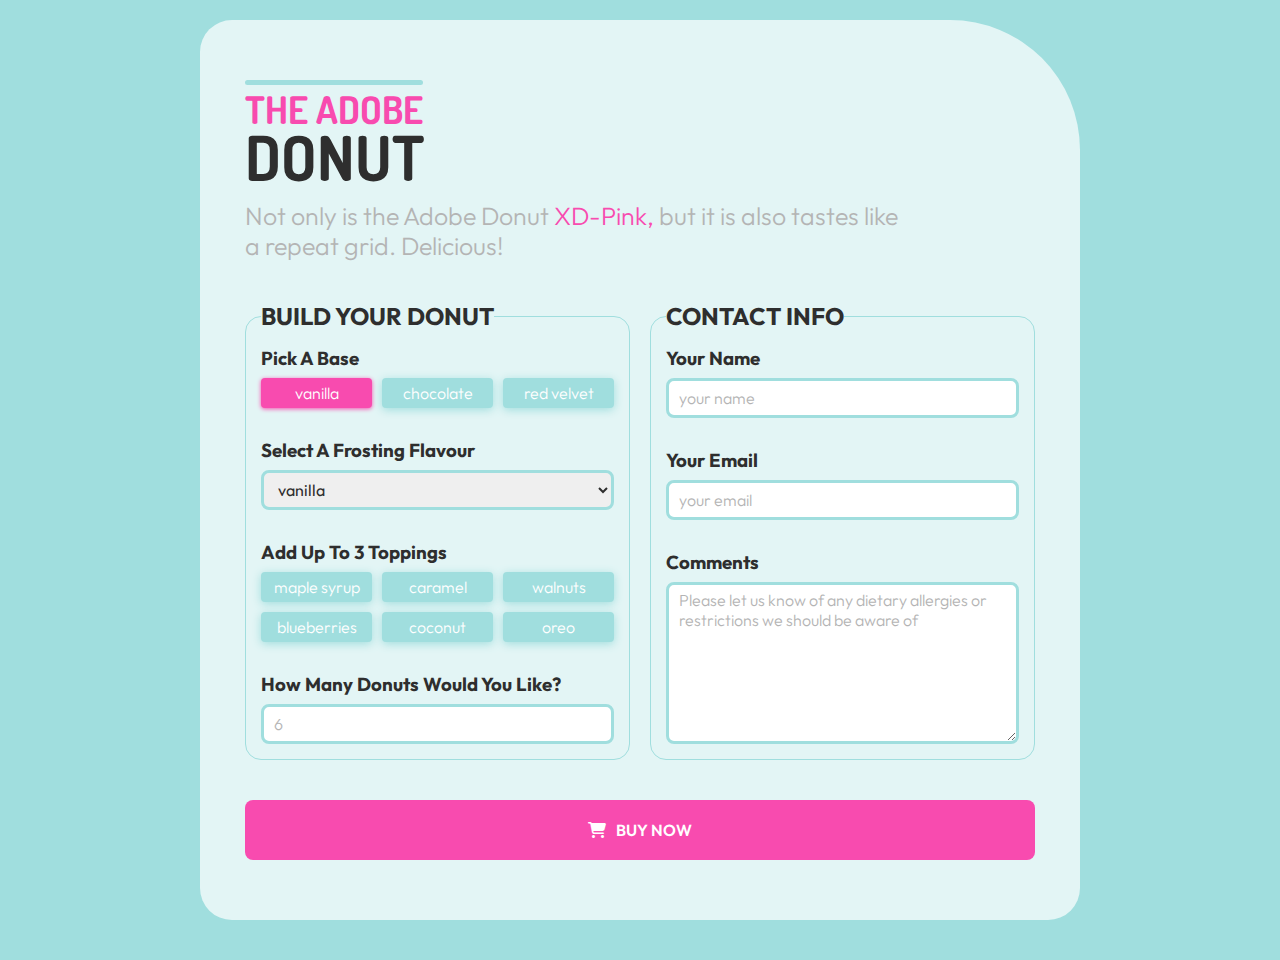
<file: responsive-web-design/survey-form/index.html>
<!DOCTYPE html>
<html>
  <head>
    <title>FreeCodeCamp | Survey Form</title>
    <link rel="preconnect" href="https://fonts.googleapis.com">
    <link rel="preconnect" href="https://fonts.gstatic.com" crossorigin>
    <link href="https://fonts.googleapis.com/css2?family=Dosis:wght@300;400;600;700&family=Outfit:wght@300;400;600;700&family=Poppins:ital,wght@0,300;0,400;0,600;1,300;1,400;1,600&display=swap" rel="stylesheet">
    <link href="https://cdnjs.cloudflare.com/ajax/libs/font-awesome/6.2.0/css/all.min.css" rel="stylesheet">
    <link rel="stylesheet" type="text/css" href="css/style.css">
  </head>
  <body>
    <div class="container">
      <main class="bbox">
        <header>
          <div>
            <hr class="no-margin no-padding">
            <h1 id="title" class="no-margin">the adobe<span>donut</span></h1>
          </div>
          <p id="description" class="no-margin">
            Not only is the Adobe Donut <span>XD-Pink,</span> but it is also tastes like a repeat grid. Delicious!
          </p>
        </header>
        <form id="survey-form">
          <fieldset id="donut" class="no-margin bbox">
            <legend class="no-padding">
              <h2 class="no-margin">build your donut</h2>
            </legend>
            <div>
              <h3>pick a base</h3>
              
              <div class="input-group">
                <input id="vanilla-base" type="radio" name="base" value="vanilla" checked>
                <label for="vanilla-base">vanilla</label>
                
                <input id="chocolate-base" type="radio" name="base" value="chocolate">
                <label for="chocolate-base">chocolate</label>

                <input id="red-velvet-base" type="radio" name="base" value="red-velvet">
                <label for="red-velvet-base">red velvet</label>
              </div>
            </div>
            <label for="dropdown">
              <h3>select a frosting flavour</h3>
              <select id="dropdown" class="full-width-input">
                <option value="vanilla">vanilla</option>
                <option value="chocolate">chocolate</option>
                <option value="lemon">lemon</option>
                <option value="strawberry">strawberry</option>
                <option value="caramel">caramel</option>
              </select>
            </label>
            <div>
              <h3>add up to 3 toppings</h3>

              <div class="input-group">
                <input id="chocolate-chips" type="checkbox" name="toppings" value="chocolate-chips">
                <label for="chocolate-chips">maple syrup</label>

                <input id="caramel" type="checkbox" name="toppings" value="caramel">
                <label for="caramel">caramel</label>

                <input id="walnuts" type="checkbox" name="toppings" value="walnuts">
                <label for="walnuts">walnuts</label>

                <input id="blueberries" type="checkbox" name="toppings" value="blueberries">
                <label for="blueberries">blueberries</label>

                <input id="coconut" type="checkbox" name="toppings" value="coconut">
                <label for="coconut">coconut</label>

                <input id="oreo" type="checkbox" name="toppings" value="oreo">
                <label for="oreo">oreo</label>
              </div>
            </div>
            <label id="number-label">
              <h3>how many donuts would you like?</h3>
              <input id="number" class="full-width-input" type="number" min="1" max="12" placeholder="6" required>
            </label>
          </fieldset>
          <fieldset id="contact" class="no-margin bbox">
            <legend class="no-padding">
              <h2 class="no-margin">contact info</h2>
            </legend>
            <label id="name-label">
              <h3>your name</h3>
              <input id="name" class="full-width-input" type="text" placeholder="your name" required>
            </label>
            <label id="email-label">
              <h3>your email</h3>
              <input id="email" class="full-width-input" type="email" placeholder="your email" required>
            </label>
            <label id="comments-label">
              <h3>comments</h3>
              <textarea id="comments" class="full-width-input" placeholder="Please let us know of any dietary allergies or restrictions we should be aware of"></textarea>
            </label>
          </fieldset>
          <button id="submit" class="full-width-input" type="submit">
            <i class="fa-solid fa-cart-shopping"></i>
            <p>buy now</p>
          </button>
        </form>
      </main>
    </div>
    <script src="https://cdn.freecodecamp.org/testable-projects-fcc/v1/bundle.js"></script>
  </body>
</html>
</file>
<file: responsive-web-design/survey-form/css/style.css>
.no-margin {
  margin:0 !important;
}

.no-padding {
  padding: 0 !important
}

.bbox {
  box-sizing: border-box;
}

:root {
  --teal-blue: #A0DEDE;
  --bright-pink: #F84BAF;
  --dark-grey: #2E2E2E;
  --light-grey: #B4B4B4;

  --narrow-font: 'Dosis', sans-serif;
  --round-font: 'Outfit', sans-serif;
}

body {
  margin: 0;
}

.container {
  width: 100vw;
  min-height: 100vh;
  background-color: var(--teal-blue);

  display: flex;
  align-items: center;
  justify-content: center;
}

main {
  border-radius: 32px 130px 32px 32px;
  width: 440px;
  background-color: rgba(255, 255, 255, .7);
  padding: 60px 45px;

  display: flex;
  flex-direction: column;
  gap: 40px;

  margin: 40px auto;
}

header {
  display: flex;
  flex-direction: column;
  gap: 20px;
}

hr {
  width: 178px;
  border: 0;
  border-top: 5px solid var(--teal-blue);
  border-radius: 3px;
}

#title {
  color: var(--bright-pink);
  font-size: 38px;
  line-height: 48px;
  font-family: var(--narrow-font);
  text-transform: uppercase;
}

#title span {
  color: var(--grey);
  display: block;
  font-size: 62px;
  color: var(--dark-grey);
}

#description {
  color: var(--light-grey);
  font-family: var(--round-font);
  font-size: 25px;
  line-height: 30px;
  font-weight: 300;
  vertical-align: top;
}

#description span {
  color: var(--bright-pink);
}

#survey-form {
  color: var(--dark-grey);
  
  display: grid;
  grid-template-areas:
    "donut"
    "contact"
    "submit";
  font-family: var(--round-font);
  gap: 40px 20px;

  font-weight: 300;
}

fieldset {
  border: 1px solid var(--teal-blue);
  border-radius: 16px;

  /* margin: 30px 0 0 0; */
  padding: 15px;

  display: flex;
  flex-direction: column;
  gap: 30px;
}

legend {
  text-transform: uppercase;
}

#donut {
  grid-area: donut;
}

#contact {
  grid-area: contact;
}

h3 {
  text-transform: capitalize;

  margin: 0 0 8px 0;
}

.input-group {
  display: grid;
  grid-template-columns: repeat(auto-fit, minmax(100px, 1fr));
  grid-auto-rows: 30px;
  gap: 10px;
}

input[type="radio"],
input[type="checkbox"] {
  display: none;
}

input[type="radio"] + label,
input[type="checkbox"] + label {
  background: var(--teal-blue);

  display: flex;
  align-items: center;
  justify-content: center;

  color: white;
  border-radius: 4px;

  font-size: 16px;

  box-shadow: 0 2px 10px var(--teal-blue);
}

input[type="radio"]:hover + label,
input[type="checkbox"]:hover + label {
  cursor: pointer;
}

input[type="radio"]:checked + label,
input[type="checkbox"]:checked + label {
  background: var(--bright-pink);
  box-shadow: 0 1px 4px var(--bright-pink);
}

.full-width-input {
  width: 100%;
  box-sizing: border-box;
  border: 3px solid var(--teal-blue);
  border-radius: 8px;
  height: 40px;
  outline: none;
  padding: 0 10px;

  font-size: 16px;
  font-family: var(--round-font);
  color: var(--dark-grey);
}

.full-width-input:focus {
  border: 3px solid var(--bright-pink);
}

.full-width-input::placeholder {
  color: var(--light-grey);
  font-weight: 300;
}

#comments-label {
  height: 100%;

  display: flex;
  flex-direction: column;
}

#comments {
  min-height: 120px;
  height: 100%;
  padding: 5px 10px;
}

#submit {
  grid-area: submit;
  align-self: end;

  border: none;
  background-color: var(--bright-pink);
  color: white;
  cursor: pointer;

  font-family: var(--round-font);
  font-weight: 600;
  text-transform: uppercase;

  height: 60px;
  display: flex;
  align-items: center;
  justify-content: center;
  gap: 10px;
}

@media (min-width: 768px) {
  main {
    width: 90vw;
    max-width: 880px;
    margin-top: 20px;
  }

  header {
    max-width: 85%;
  }

  #survey-form {
    grid-template-columns: 1fr 1fr;
    grid-template-areas:
      "donut contact"
      "submit submit"
    ;
  }
  
  fieldset {
    margin-top: 0;
  }

  #comments {
    justify-self: stretch;
  }
}
</file>
